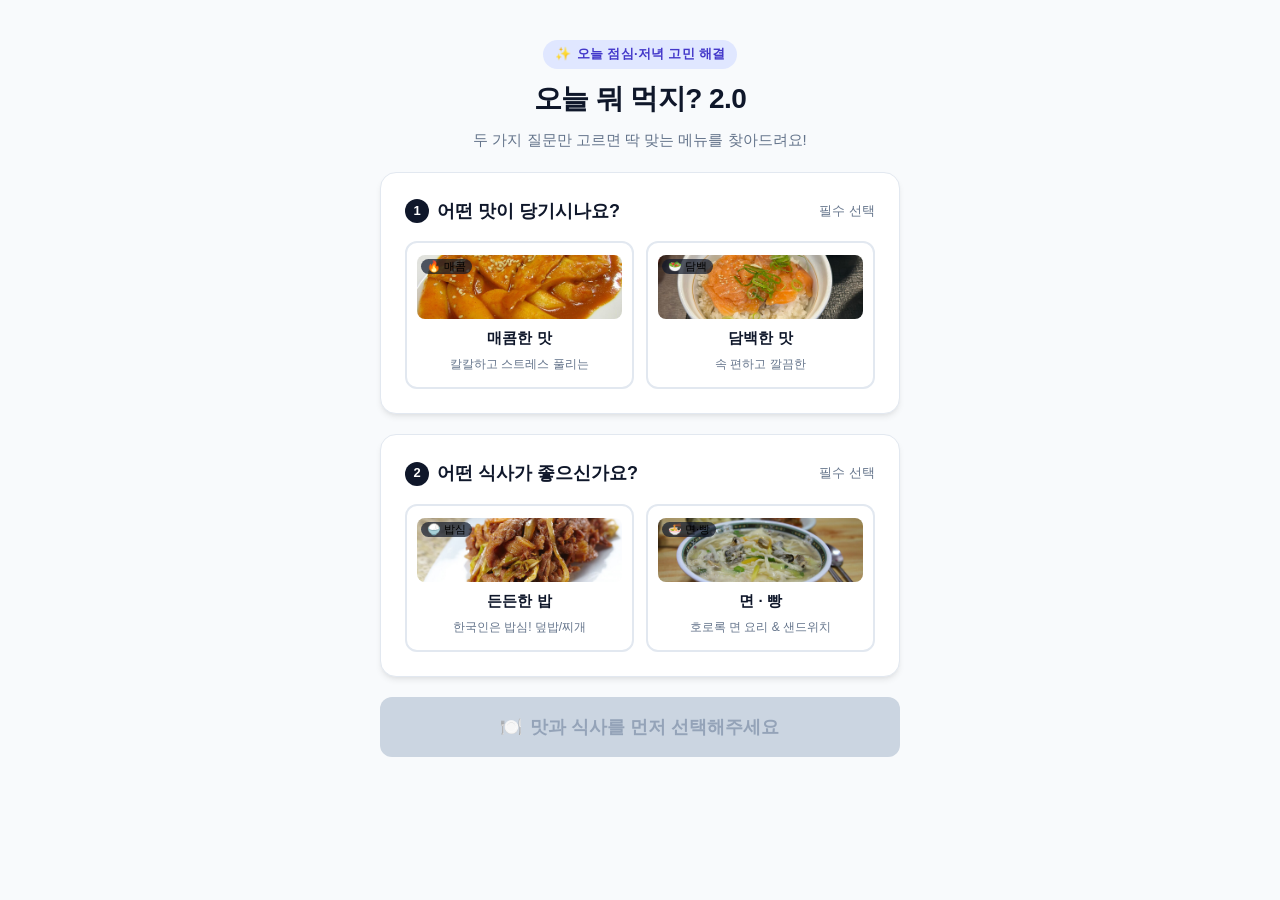
<file: 오늘-뭐-먹지_-2.0image/index.html>
<!doctype html>
<html lang="ko">
  <head>
    <meta charset="UTF-8" />
    <meta name="viewport" content="width=device-width, initial-scale=1.0" />
    <title>오늘 뭐 먹지? 2.0</title>
    <meta name="description" content="스마트폰과 PC에서 매콤/담백과 밥/면·빵을 선택하여 맛있는 메뉴와 한 줄 추천 이유를 알려주는 맞춤형 메뉴 추천 웹앱" />
    <meta property="og:title" content="오늘 뭐 먹지? 2.0" />
    <meta property="og:description" content="스마트폰과 PC에서 매콤/담백과 밥/면·빵을 선택하여 맛있는 메뉴와 한 줄 추천 이유를 알려주는 맞춤형 메뉴 추천 웹앱" />
    <meta property="og:type" content="website" />
    <meta name="twitter:card" content="summary_large_image" />
    <style>
      :root {
        --bg-color: #f8fafc;
        --card-bg: #ffffff;
        --text-primary: #0f172a;
        --text-secondary: #475569;
        --text-muted: #64748b;
        --border-color: #e2e8f0;
        --primary-color: #2563eb;
        --primary-hover: #1d4ed8;
        --accent-spicy: #ea580c;
        --accent-spicy-bg: #fff7ed;
        --accent-spicy-border: #fdba74;
        --accent-mild: #0d9488;
        --accent-mild-bg: #f0fdfa;
        --accent-mild-border: #5eead4;
        --accent-rice: #d97706;
        --accent-noodle: #7c3aed;
        --radius-lg: 16px;
        --radius-md: 12px;
        --radius-sm: 8px;
        --shadow-sm: 0 1px 3px rgba(0, 0, 0, 0.05);
        --shadow-md: 0 4px 6px -1px rgba(0, 0, 0, 0.08), 0 2px 4px -2px rgba(0, 0, 0, 0.05);
        --shadow-lg: 0 10px 15px -3px rgba(0, 0, 0, 0.08), 0 4px 6px -4px rgba(0, 0, 0, 0.04);
      }

      * {
        box-sizing: border-box;
        margin: 0;
        padding: 0;
        -webkit-tap-highlight-color: transparent;
      }

      body {
        font-family: -apple-system, BlinkMacSystemFont, "Apple SD Gothic Neo", "Pretendard", "Segoe UI", Roboto, "Helvetica Neue", sans-serif;
        background-color: var(--bg-color);
        color: var(--text-primary);
        line-height: 1.6;
        padding: 16px;
        display: flex;
        justify-content: center;
        align-items: flex-start;
        min-height: 100vh;
      }

      .app-container {
        width: 100%;
        max-width: 520px;
        margin: 0 auto;
        padding-bottom: 40px;
      }

      /* Header */
      .app-header {
        text-align: center;
        padding: 24px 16px 20px;
      }

      .app-badge {
        display: inline-flex;
        align-items: center;
        gap: 6px;
        background-color: #e0e7ff;
        color: #4338ca;
        padding: 4px 12px;
        border-radius: 9999px;
        font-size: 13px;
        font-weight: 700;
        letter-spacing: 0.02em;
        margin-bottom: 8px;
      }

      .app-title {
        font-size: 28px;
        font-weight: 800;
        letter-spacing: -0.02em;
        color: var(--text-primary);
        margin-bottom: 6px;
      }

      .app-subtitle {
        font-size: 15px;
        color: var(--text-muted);
        word-break: keep-all;
      }

      /* White Card Styling */
      .white-card {
        background-color: var(--card-bg);
        border: 1px solid var(--border-color);
        border-radius: var(--radius-lg);
        padding: 24px;
        box-shadow: var(--shadow-md);
        margin-bottom: 20px;
        transition: all 0.2s ease;
      }

      .step-header {
        display: flex;
        align-items: center;
        gap: 8px;
        margin-bottom: 16px;
      }

      .step-number {
        width: 24px;
        height: 24px;
        background-color: var(--text-primary);
        color: #ffffff;
        font-size: 13px;
        font-weight: 700;
        border-radius: 50%;
        display: inline-flex;
        align-items: center;
        justify-content: center;
      }

      .step-title {
        font-size: 18px;
        font-weight: 700;
        color: var(--text-primary);
      }

      .step-description {
        font-size: 13px;
        color: var(--text-muted);
        margin-left: auto;
      }

      /* Options Grid & Large Buttons */
      .options-grid {
        display: grid;
        grid-template-columns: 1fr 1fr;
        gap: 12px;
      }

      .option-btn {
        background-color: #ffffff;
        border: 2px solid var(--border-color);
        border-radius: var(--radius-md);
        padding: 12px 10px 14px;
        min-height: 120px;
        cursor: pointer;
        display: flex;
        flex-direction: column;
        align-items: center;
        justify-content: center;
        gap: 8px;
        transition: all 0.18s cubic-bezier(0.4, 0, 0.2, 1);
        font-family: inherit;
        outline: none;
        user-select: none;
        width: 100%;
        position: relative;
        overflow: hidden;
      }

      .option-btn:hover {
        border-color: #cbd5e1;
        transform: translateY(-2px);
        box-shadow: var(--shadow-sm);
      }

      .option-btn:active {
        transform: translateY(0);
      }

      .option-thumb-wrap {
        width: 100%;
        height: 64px;
        border-radius: 8px;
        overflow: hidden;
        position: relative;
        background-color: #f1f5f9;
        margin-bottom: 2px;
      }

      .option-thumb-img {
        width: 100%;
        height: 100%;
        object-fit: cover;
        display: block;
        transition: transform 0.3s ease;
      }

      .option-btn:hover .option-thumb-img {
        transform: scale(1.05);
      }

      .option-thumb-badge {
        position: absolute;
        top: 4px;
        left: 4px;
        background-color: rgba(15, 23, 42, 0.7);
        border-radius: 9999px;
        padding: 2px 6px;
        font-size: 11px;
        line-height: 1;
      }

      .option-label {
        font-size: 15px;
        font-weight: 700;
        color: var(--text-primary);
        white-space: nowrap;
      }

      .option-desc {
        font-size: 12px;
        color: var(--text-muted);
        white-space: nowrap;
      }

      /* Selected State for Options */
      .option-btn.selected-spicy {
        border-color: var(--accent-spicy);
        background-color: var(--accent-spicy-bg);
        box-shadow: 0 0 0 2px var(--accent-spicy);
      }
      .option-btn.selected-spicy .option-label {
        color: var(--accent-spicy);
      }

      .option-btn.selected-mild {
        border-color: var(--accent-mild);
        background-color: var(--accent-mild-bg);
        box-shadow: 0 0 0 2px var(--accent-mild);
      }
      .option-btn.selected-mild .option-label {
        color: var(--accent-mild);
      }

      .option-btn.selected-rice {
        border-color: var(--accent-rice);
        background-color: #fffbeb;
        box-shadow: 0 0 0 2px var(--accent-rice);
      }
      .option-btn.selected-rice .option-label {
        color: var(--accent-rice);
      }

      .option-btn.selected-noodle {
        border-color: var(--accent-noodle);
        background-color: #f5f3ff;
        box-shadow: 0 0 0 2px var(--accent-noodle);
      }
      .option-btn.selected-noodle .option-label {
        color: var(--accent-noodle);
      }

      /* Primary Action Button */
      .btn-submit {
        width: 100%;
        background-color: var(--primary-color);
        color: #ffffff;
        border: none;
        border-radius: var(--radius-md);
        padding: 18px 24px;
        font-size: 18px;
        font-weight: 700;
        cursor: pointer;
        display: flex;
        align-items: center;
        justify-content: center;
        gap: 8px;
        box-shadow: var(--shadow-md);
        transition: all 0.2s ease;
        min-height: 58px;
        font-family: inherit;
      }

      .btn-submit:hover:not(:disabled) {
        background-color: var(--primary-hover);
        transform: translateY(-2px);
        box-shadow: var(--shadow-lg);
      }

      .btn-submit:active:not(:disabled) {
        transform: translateY(0);
      }

      .btn-submit:disabled {
        background-color: #cbd5e1;
        color: #94a3b8;
        cursor: not-allowed;
        box-shadow: none;
        transform: none;
      }

      /* Result Card Section */
      .result-wrapper {
        display: none;
        animation: fadeInSlideUp 0.35s ease-out forwards;
      }

      .result-wrapper.active {
        display: block;
      }

      @keyframes fadeInSlideUp {
        from {
          opacity: 0;
          transform: translateY(12px);
        }
        to {
          opacity: 1;
          transform: translateY(0);
        }
      }

      .result-card {
        text-align: center;
        border: 2px solid #e2e8f0;
        background: #ffffff;
        position: relative;
        overflow: hidden;
      }

      .result-header-tags {
        display: flex;
        justify-content: center;
        gap: 8px;
        margin-bottom: 16px;
        flex-wrap: wrap;
      }

      .tag-pill {
        display: inline-flex;
        align-items: center;
        gap: 4px;
        padding: 5px 12px;
        border-radius: 9999px;
        font-size: 12px;
        font-weight: 700;
        white-space: nowrap;
      }

      .tag-flavor {
        background-color: #fee2e2;
        color: #b91c1c;
      }

      .tag-flavor.mild {
        background-color: #ccfbf1;
        color: #0f766e;
      }

      .tag-staple {
        background-color: #fef3c7;
        color: #b45309;
      }

      .tag-staple.noodle {
        background-color: #ede9fe;
        color: #6d28d9;
      }

      /* Result Food Image */
      .result-image-container {
        position: relative;
        width: 100%;
        height: 240px;
        border-radius: var(--radius-md);
        overflow: hidden;
        margin-bottom: 16px;
        background-color: #f1f5f9;
        border: 1px solid var(--border-color);
        box-shadow: var(--shadow-sm);
      }

      @media (min-width: 480px) {
        .result-image-container {
          height: 270px;
        }
      }

      .result-image {
        width: 100%;
        height: 100%;
        object-fit: cover;
        display: block;
        transition: transform 0.4s ease;
      }

      .result-card:hover .result-image {
        transform: scale(1.02);
      }

      .result-image-overlay {
        position: absolute;
        bottom: 10px;
        right: 10px;
        left: 10px;
        display: flex;
        justify-content: space-between;
        align-items: center;
        pointer-events: none;
      }

      .result-image-badge {
        background-color: rgba(15, 23, 42, 0.8);
        backdrop-filter: blur(4px);
        -webkit-backdrop-filter: blur(4px);
        color: #ffffff;
        font-size: 12px;
        font-weight: 700;
        padding: 4px 10px;
        border-radius: 9999px;
        letter-spacing: 0.02em;
        display: inline-flex;
        align-items: center;
        gap: 4px;
        box-shadow: 0 2px 4px rgba(0, 0, 0, 0.25);
      }

      .result-badge-emoji {
        font-size: 26px;
        line-height: 1;
        filter: drop-shadow(0 2px 4px rgba(0,0,0,0.4));
      }

      .result-title {
        font-size: 26px;
        font-weight: 800;
        color: var(--text-primary);
        margin-bottom: 12px;
        letter-spacing: -0.01em;
      }

      .result-reason-box {
        background-color: #f8fafc;
        border-radius: var(--radius-md);
        padding: 16px;
        margin-bottom: 20px;
        border: 1px solid #e2e8f0;
        text-align: left;
      }

      .result-reason-label {
        font-size: 12px;
        font-weight: 700;
        color: var(--primary-color);
        display: block;
        margin-bottom: 4px;
      }

      .result-reason-text {
        font-size: 15px;
        color: #334155;
        font-weight: 500;
        line-height: 1.6;
        word-break: keep-all;
      }

      .result-tip {
        font-size: 13px;
        color: var(--text-muted);
        margin-top: 8px;
        display: flex;
        align-items: center;
        gap: 6px;
      }

      /* Result Action Buttons */
      .result-actions {
        display: grid;
        grid-template-columns: 1fr 1fr;
        gap: 10px;
        margin-top: 18px;
      }

      .btn-secondary {
        background-color: #f1f5f9;
        color: var(--text-primary);
        border: 1px solid #cbd5e1;
        border-radius: var(--radius-md);
        padding: 14px 16px;
        font-size: 15px;
        font-weight: 700;
        cursor: pointer;
        display: flex;
        align-items: center;
        justify-content: center;
        gap: 6px;
        min-height: 50px;
        font-family: inherit;
        transition: all 0.15s ease;
      }

      .btn-secondary:hover {
        background-color: #e2e8f0;
      }

      .btn-primary-action {
        background-color: #0f172a;
        color: #ffffff;
        border: none;
        border-radius: var(--radius-md);
        padding: 14px 16px;
        font-size: 15px;
        font-weight: 700;
        cursor: pointer;
        display: flex;
        align-items: center;
        justify-content: center;
        gap: 6px;
        min-height: 50px;
        font-family: inherit;
        transition: all 0.15s ease;
      }

      .btn-primary-action:hover {
        background-color: #334155;
      }

      .btn-share {
        grid-column: span 2;
        background-color: #ffffff;
        color: var(--text-secondary);
        border: 1px dashed #cbd5e1;
        border-radius: var(--radius-md);
        padding: 10px 14px;
        font-size: 14px;
        font-weight: 600;
        cursor: pointer;
        display: flex;
        align-items: center;
        justify-content: center;
        gap: 6px;
        font-family: inherit;
        transition: all 0.15s ease;
      }

      .btn-share:hover {
        background-color: #f8fafc;
        border-color: #94a3b8;
        color: var(--text-primary);
      }

      /* Toast notification */
      .toast {
        position: fixed;
        bottom: 24px;
        left: 50%;
        transform: translateX(-50%) translateY(100px);
        background-color: #0f172a;
        color: #ffffff;
        padding: 12px 20px;
        border-radius: 9999px;
        font-size: 14px;
        font-weight: 600;
        box-shadow: var(--shadow-lg);
        opacity: 0;
        pointer-events: none;
        transition: all 0.25s cubic-bezier(0.4, 0, 0.2, 1);
        z-index: 100;
        white-space: nowrap;
      }

      .toast.show {
        transform: translateX(-50%) translateY(0);
        opacity: 1;
      }

      /* History List */
      .history-section {
        margin-top: 24px;
        padding-top: 20px;
        border-top: 1px dashed var(--border-color);
      }

      .history-title {
        font-size: 13px;
        font-weight: 700;
        color: var(--text-muted);
        margin-bottom: 10px;
        display: flex;
        align-items: center;
        gap: 6px;
      }

      .history-list {
        display: flex;
        flex-wrap: wrap;
        gap: 6px;
      }

      .history-chip {
        background: #f1f5f9;
        border: 1px solid #e2e8f0;
        border-radius: 9999px;
        padding: 4px 10px;
        font-size: 12px;
        color: var(--text-secondary);
        font-weight: 500;
      }

      /* Shuffling visual effect */
      .shuffling {
        opacity: 0.6;
        transform: scale(0.98);
        filter: blur(1px);
        transition: all 0.15s ease;
      }
    </style>
  </head>
  <body>
    <div id="app" class="app-container">
      <!-- Header -->
      <header class="app-header">
        <div class="app-badge" id="badge-version">
          <span>✨</span> 오늘 점심·저녁 고민 해결
        </div>
        <h1 class="app-title" id="main-title">오늘 뭐 먹지? 2.0</h1>
        <p class="app-subtitle" id="main-subtitle">
          두 가지 질문만 고르면 딱 맞는 메뉴를 찾아드려요!
        </p>
      </header>

      <!-- Step 1: Flavor Selection (매콤 vs 담백) -->
      <section class="white-card" id="step-flavor-card">
        <div class="step-header">
          <span class="step-number">1</span>
          <h2 class="step-title">어떤 맛이 당기시나요?</h2>
          <span class="step-description" id="step1-status">필수 선택</span>
        </div>
        <div class="options-grid" role="group" aria-label="맛 선택">
          <button
            type="button"
            class="option-btn"
            id="btn-flavor-spicy"
            onclick="handleFlavorSelect('spicy')"
            aria-pressed="false"
          >
            <div class="option-thumb-wrap">
              <img
                src="images/opt-spicy.jpg"
                onerror="this.onerror=null; this.src='https://thumb.wikimedia.org/wikipedia/commons/thumb/5/56/Korean.snacks-Tteokbokki-08.jpg/960px-Korean.snacks-Tteokbokki-08.jpg';"
                alt="매콤한 요리"
                class="option-thumb-img"
                referrerpolicy="no-referrer"
              />
              <span class="option-thumb-badge">🔥 매콤</span>
            </div>
            <span class="option-label">매콤한 맛</span>
            <span class="option-desc">칼칼하고 스트레스 풀리는</span>
          </button>
          <button
            type="button"
            class="option-btn"
            id="btn-flavor-mild"
            onclick="handleFlavorSelect('mild')"
            aria-pressed="false"
          >
            <div class="option-thumb-wrap">
              <img
                src="images/opt-mild.jpg"
                onerror="this.onerror=null; this.src='https://thumb.wikimedia.org/wikipedia/commons/thumb/a/a8/Salmon_don_of_Nakau.jpg/960px-Salmon_don_of_Nakau.jpg';"
                alt="담백한 요리"
                class="option-thumb-img"
                referrerpolicy="no-referrer"
              />
              <span class="option-thumb-badge">🥗 담백</span>
            </div>
            <span class="option-label">담백한 맛</span>
            <span class="option-desc">속 편하고 깔끔한</span>
          </button>
        </div>
      </section>

      <!-- Step 2: Staple Selection (밥 vs 면·빵) -->
      <section class="white-card" id="step-staple-card">
        <div class="step-header">
          <span class="step-number">2</span>
          <h2 class="step-title">어떤 식사가 좋으신가요?</h2>
          <span class="step-description" id="step2-status">필수 선택</span>
        </div>
        <div class="options-grid" role="group" aria-label="주식 선택">
          <button
            type="button"
            class="option-btn"
            id="btn-staple-rice"
            onclick="handleStapleSelect('rice')"
            aria-pressed="false"
          >
            <div class="option-thumb-wrap">
              <img
                src="images/opt-rice.jpg"
                onerror="this.onerror=null; this.src='https://thumb.wikimedia.org/wikipedia/commons/thumb/e/e5/Jeyuk-bokkeum_2.jpg/960px-Jeyuk-bokkeum_2.jpg';"
                alt="든든한 밥"
                class="option-thumb-img"
                referrerpolicy="no-referrer"
              />
              <span class="option-thumb-badge">🍚 밥심</span>
            </div>
            <span class="option-label">든든한 밥</span>
            <span class="option-desc">한국인은 밥심! 덮밥/찌개</span>
          </button>
          <button
            type="button"
            class="option-btn"
            id="btn-staple-noodle"
            onclick="handleStapleSelect('noodle')"
            aria-pressed="false"
          >
            <div class="option-thumb-wrap">
              <img
                src="images/opt-noodle.jpg"
                onerror="this.onerror=null; this.src='https://thumb.wikimedia.org/wikipedia/commons/thumb/9/96/Bajirak-kalguksu.jpg/960px-Bajirak-kalguksu.jpg';"
                alt="면 요리와 빵"
                class="option-thumb-img"
                referrerpolicy="no-referrer"
              />
              <span class="option-thumb-badge">🍜 면·빵</span>
            </div>
            <span class="option-label">면 · 빵</span>
            <span class="option-desc">호로록 면 요리 & 샌드위치</span>
          </button>
        </div>
      </section>

      <!-- Action Button -->
      <div style="margin-bottom: 24px;">
        <button
          type="button"
          class="btn-submit"
          id="btn-recommend"
          onclick="getRecommendation()"
          disabled
        >
          <span id="btn-recommend-icon">🍽️</span>
          <span id="btn-recommend-text">맛과 식사를 먼저 선택해주세요</span>
        </button>
      </div>

      <!-- Recommendation Result Card -->
      <section class="result-wrapper" id="result-wrapper">
        <div class="white-card result-card" id="result-card">
          <!-- Category Tags -->
          <div class="result-header-tags" id="result-tags">
            <span class="tag-pill tag-flavor" id="tag-flavor-display">🌶️ 매콤</span>
            <span class="tag-pill tag-staple" id="tag-staple-display">🍚 밥</span>
            <span class="tag-pill" style="background-color: #f1f5f9; color: #475569;" id="tag-category-display">오늘의 추천</span>
          </div>

          <!-- Real Mouthwatering Food Photo -->
          <div class="result-image-container" id="result-image-container">
            <img
              id="result-image"
              class="result-image"
              src="images/jeyuk.jpg"
              onerror="this.onerror=null; this.src='https://thumb.wikimedia.org/wikipedia/commons/thumb/e/e5/Jeyuk-bokkeum_2.jpg/960px-Jeyuk-bokkeum_2.jpg';"
              alt="추천 메뉴 사진"
              referrerpolicy="no-referrer"
            />
            <div class="result-image-overlay">
              <span class="result-image-badge">📸 실제 메뉴 사진</span>
              <span id="result-emoji" class="result-badge-emoji">🥘</span>
            </div>
          </div>

          <h3 class="result-title" id="result-name">제육볶음 덮밥</h3>

          <!-- One Line Reason Box -->
          <div class="result-reason-box" id="result-reason-box">
            <span class="result-reason-label">💡 추천 이유</span>
            <p class="result-reason-text" id="result-reason">
              매콤달콤한 양념에 불향 가득한 돼지고기와 따끈한 밥 한 그릇의 완벽한 조화!
            </p>
            <div class="result-tip" id="result-tip">
              <span>✨</span>
              <span id="result-tip-text">스트레스 확 풀리는 든든한 점심으로 강력 추천해요.</span>
            </div>
          </div>

          <!-- Buttons -->
          <div class="result-actions">
            <button
              type="button"
              class="btn-primary-action"
              id="btn-reroll"
              onclick="reRollRecommendation()"
            >
              <span>🎲</span> 다른 메뉴 보기
            </button>
            <button
              type="button"
              class="btn-secondary"
              id="btn-reset"
              onclick="resetAll()"
            >
              <span>🔄</span> 다시 고르기
            </button>
            <button
              type="button"
              class="btn-share"
              id="btn-share"
              onclick="copyRecommendation()"
            >
              <span>📋</span> 친구에게 "오늘 이거 먹자!" 공유 문구 복사
            </button>
          </div>

          <!-- Recent History -->
          <div class="history-section" id="history-section" style="display: none;">
            <div class="history-title">
              <span>🕒</span> 오늘 둘러본 메뉴
            </div>
            <div class="history-list" id="history-list"></div>
          </div>
        </div>
      </section>
    </div>

    <!-- Toast message -->
    <div class="toast" id="toast" role="status" aria-live="polite">
      클립보드에 복사되었습니다!
    </div>

    <!-- Application JavaScript -->
    <script>
      // 1. 메뉴 데이터베이스 (맛 x 주식 4가지 조합별 엄선 메뉴와 실제 음식 사진)
      // 로컬 상대경로(images/...)를 기본으로 사용하고, ZIP 다운로드 후 단독 실행 시에도 CDN 폴백 지원
      const MENU_DATABASE = {
        'spicy-rice': [
          {
            name: '제육볶음 덮밥',
            emoji: '🥩',
            image: 'images/jeyuk.jpg',
            fallbackImage: 'https://thumb.wikimedia.org/wikipedia/commons/thumb/e/e5/Jeyuk-bokkeum_2.jpg/960px-Jeyuk-bokkeum_2.jpg',
            reason: '불향 가득 매콤달콤한 양념과 부드러운 돼지고기가 밥과 어우러져 실패 없는 보증된 든든함!',
            tip: '아삭한 콩나물이나 쌈채소와 곁들이면 영양과 식감이 배가 돼요.'
          },
          {
            name: '김치찌개 & 흑미밥',
            emoji: '🍲',
            image: 'images/kimchi-stew.jpg',
            fallbackImage: 'https://upload.wikimedia.org/wikipedia/commons/d/d6/Korean.cuisine-Kimchi_jjigae-01.jpg',
            reason: '잘 익은 묵은지와 돼지고기가 푹 끓여져 칼칼하고 깊은 국물로 속을 꽉 채워주는 소울푸드!',
            tip: '계란말이나 김 한 장을 곁들이면 최고의 궁합이에요.'
          },
          {
            name: '매콤 낙지볶음밥',
            emoji: '🐙',
            image: 'images/spicy-octopus.jpg',
            fallbackImage: 'https://thumb.wikimedia.org/wikipedia/commons/thumb/2/2a/Nakji-bokkeum%2C_Stir-Fried_Octopus.jpg/960px-Nakji-bokkeum%2C_Stir-Fried_Octopus.jpg',
            reason: '쫄깃한 낙지와 매콤한 특제 양념에 김가루를 솔솔 뿌려 쓱쓱 비벼 먹는 입맛 돋우는 별미!',
            tip: '날치알이나 참기름을 살짝 두르면 고소함이 폭발해요.'
          },
          {
            name: '마파두부 덮밥',
            emoji: '🍛',
            image: 'images/mapo-tofu.jpg',
            fallbackImage: 'https://thumb.wikimedia.org/wikipedia/commons/thumb/9/99/Mapo_doufu_by_kina3.jpg/960px-Mapo_doufu_by_kina3.jpg',
            reason: '부드럽고 몽글몽글한 두부와 알싸하고 매콤한 두반장 소스가 밥알 사이사이 스며드는 중독적인 맛!',
            tip: '자극적이지 않으면서도 은근한 화자오 향이 일품이에요.'
          },
          {
            name: '얼큰 소고기 국밥',
            emoji: '🥘',
            image: 'images/beef-soup.jpg',
            fallbackImage: 'https://thumb.wikimedia.org/wikipedia/commons/thumb/7/7e/Korean.cuisine-Yukgaejang-02.jpg/960px-Korean.cuisine-Yukgaejang-02.jpg',
            reason: '진하게 우려낸 소고기 육수에 칼칼한 고추기름과 우거지가 푸짐하게 들어간 속 풀리는 한 뚝배기!',
            tip: '깍두기 국물을 살짝 넣어 말아먹으면 국물이 더욱 시원해져요.'
          },
          {
            name: '닭볶음탕 & 볶음밥',
            emoji: '🍗',
            image: 'images/spicy-chicken.jpg',
            fallbackImage: 'https://thumb.wikimedia.org/wikipedia/commons/thumb/1/1b/Korean.food-Dakbokemtang-01.jpg/960px-Korean.food-Dakbokemtang-01.jpg',
            reason: '매콤달콤 진한 닭볶음탕 국물에 밥과 감자를 으깨 비벼 먹는 행복한 점심 식사!',
            tip: '남은 국물에 참기름과 김가루를 볶아 먹는 것은 필수 코스!'
          }
        ],
        'spicy-noodle': [
          {
            name: '얼큰 해물 짬뽕',
            emoji: '🍜',
            image: 'images/jjambbong.jpg',
            fallbackImage: 'https://thumb.wikimedia.org/wikipedia/commons/thumb/c/cf/Jjamppong_4.jpg/960px-Jjamppong_4.jpg',
            reason: '센 불에 볶아낸 불맛 채소와 신선한 오징어·홍합이 어우러져 칼칼하고 시원한 국물의 진수!',
            tip: '단무지 한 점과 함께 국물까지 들이키면 묵은 스트레스가 싹 풀려요.'
          },
          {
            name: '신라면 투움바 파스타',
            emoji: '🍝',
            image: 'images/toowoomba.jpg',
            fallbackImage: 'https://thumb.wikimedia.org/wikipedia/commons/thumb/a/af/Liat_Portal_for_Foodie_Disorder_-_Creamy_Tomato_Seafood_Pasta.jpg/960px-Liat_Portal_for_Foodie_Disorder_-_Creamy_Tomato_Seafood_Pasta.jpg',
            reason: '칼칼한 매운맛 스프와 고소하고 부드러운 우유·치즈 크림이 만나 꾸덕하고 중독적인 신세계!',
            tip: '통통한 새우나 베이컨을 듬뿍 넣으면 레스토랑 못지않은 풍미예요.'
          },
          {
            name: '새콤매콤 비빔국수',
            emoji: '🥢',
            image: 'images/bibim-noodle.jpg',
            fallbackImage: 'https://upload.wikimedia.org/wikipedia/commons/7/7d/Korean_noodle-Bibim_guksu-02.jpg',
            reason: '매콤달콤한 비빔 양념장에 탱글쫄깃한 소면과 아삭한 오이가 더해져 나른한 입맛을 확 깨우는 맛!',
            tip: '삶은 달걀 반 쪽으로 매운맛을 달래며 즐겨보세요.'
          },
          {
            name: '스파이시 핫치킨 버거',
            emoji: '🍔',
            image: 'images/spicy-burger.jpg',
            fallbackImage: 'https://thumb.wikimedia.org/wikipedia/commons/thumb/c/c8/Fried_chicken_burger_.jpg/960px-Fried_chicken_burger_.jpg',
            reason: '바삭하고 육즙 가득한 매콤 닭다리살 패티에 매콤마요 소스와 양상추가 어우러진 든든한 빵 메뉴!',
            tip: '바삭한 감자튀김과 탄산음료와 곁들이면 완벽한 조합!'
          },
          {
            name: '얼얼한 마라탕면',
            emoji: '🍲',
            image: 'images/malatang.jpg',
            fallbackImage: 'https://thumb.wikimedia.org/wikipedia/commons/thumb/8/8f/Malatang_from_Hope_Tree_%2820220226172344%29.jpg/960px-Malatang_from_Hope_Tree_%2820220226172344%29.jpg',
            reason: '얼얼한 마라 소스에 옥수수면과 푸주, 청경채가 듬뿍 들어가 지루할 틈 없는 강렬한 한 그릇!',
            tip: '땅콩소스(즈마장)를 곁들여 고소함을 한층 끌어올려 보세요.'
          },
          {
            name: '국물 떡볶이 & 튀김·빵',
            emoji: '🥖',
            image: 'images/tteokbokki.jpg',
            fallbackImage: 'https://thumb.wikimedia.org/wikipedia/commons/thumb/5/56/Korean.snacks-Tteokbokki-08.jpg/960px-Korean.snacks-Tteokbokki-08.jpg',
            reason: '매콤달콤 걸쭉한 떡볶이 국물에 바게트나 바삭한 튀김을 푹 찍어 먹는 멈출 수 없는 유혹!',
            tip: '모차렐라 치즈를 듬뿍 얹으면 매운맛이 부드러워져요.'
          }
        ],
        'mild-rice': [
          {
            name: '소고기 미역국 정식',
            emoji: '🍲',
            image: 'images/miyeokguk.jpg',
            fallbackImage: 'https://upload.wikimedia.org/wikipedia/commons/0/09/Korea.food-Miyeok.guk-01.jpg',
            reason: '참기름에 달달 볶은 소고기와 푹 끓인 미역이 맑고 깊은 감칠맛을 내어 속을 편안하게 감싸주는 한 끼!',
            tip: '따뜻한 밥을 국에 말아 김치나 장아찌를 얹어 먹으면 보약이 따로 없어요.'
          },
          {
            name: '연어 아보카도 덮밥',
            emoji: '🥑',
            image: 'images/salmon-bowl.jpg',
            fallbackImage: 'https://thumb.wikimedia.org/wikipedia/commons/thumb/a/a8/Salmon_don_of_Nakau.jpg/960px-Salmon_don_of_Nakau.jpg',
            reason: '신선하고 고소한 생연어와 부드러운 아보카도가 와사비 간장과 만나 깔끔하고 고급스러운 담백함!',
            tip: '무순과 생와사비를 조금씩 얹어 비비지 않고 떠먹는 것이 꿀팁이에요.'
          },
          {
            name: '영양 소고기 야채죽',
            emoji: '🥣',
            image: 'images/beef-porridge.jpg',
            fallbackImage: 'https://thumb.wikimedia.org/wikipedia/commons/thumb/4/45/Korean_cuisine-Juk-01.jpg/960px-Korean_cuisine-Juk-01.jpg',
            reason: '정성껏 다진 채소와 고소한 소고기가 부드러운 쌀알과 어우러져 지친 위장을 달래주는 편안한 밥상!',
            tip: '깨소금과 참기름을 톡 떨어뜨려 고소한 풍미를 즐겨보세요.'
          },
          {
            name: '맑은 나주 곰탕',
            emoji: '🥩',
            image: 'images/naju-gomtang.jpg',
            fallbackImage: 'https://thumb.wikimedia.org/wikipedia/commons/thumb/a/a5/Gomtang.jpg/960px-Gomtang.jpg',
            reason: '기름기를 걷어내고 맑고 담백하게 우려낸 고기 육수에 푸짐한 양지살과 당면이 든든한 명품 한 그릇!',
            tip: '송송 썬 대파를 듬뿍 넣고 깍두기를 곁들이면 깔끔함의 극치예요.'
          },
          {
            name: '달콤 짭조름한 규동',
            emoji: '🍱',
            image: 'images/gyudon.jpg',
            fallbackImage: 'https://thumb.wikimedia.org/wikipedia/commons/thumb/f/f6/Gyudon_with_Shichimi.jpg/960px-Gyudon_with_Shichimi.jpg',
            reason: '부드러운 얇은 소고기와 달큼하게 졸여진 양파가 밥 위에 얹혀져 온 가족이 좋아하는 담백한 맛!',
            tip: '온천계란(수란)을 톡 터뜨려 노른자에 쓱 비벼 드셔보세요.'
          },
          {
            name: '버터 간장계란밥 & 배추된장국',
            emoji: '🍳',
            image: 'images/egg-rice.jpg',
            fallbackImage: 'https://thumb.wikimedia.org/wikipedia/commons/thumb/7/76/Tamago_kake_gohan_by_rhosoi_in_Kyoto_Station_building.jpg/960px-Tamago_kake_gohan_by_rhosoi_in_Kyoto_Station_building.jpg',
            reason: '고소한 버터 한 조각과 반숙 계란후라이, 짭조름한 간장에 맑은 된장국이 어우러진 가장 확실한 행복!',
            tip: '추억의 맛이자 입맛 없을 때 언제든 기분 좋게 비워낼 수 있어요.'
          }
        ],
        'mild-noodle': [
          {
            name: '바질 토마토 샌드위치',
            emoji: '🥪',
            image: 'images/sandwich.jpg',
            fallbackImage: 'https://thumb.wikimedia.org/wikipedia/commons/thumb/e/e3/Caprese_Sandwich%2C_Jolly_Holiday_Bakery_Cafe_2013.jpg/960px-Caprese_Sandwich%2C_Jolly_Holiday_Bakery_Cafe_2013.jpg',
            reason: '겉바속촉 치아바타 빵에 향긋한 바질 페스토, 신선한 토마토와 생모차렐라가 어우러진 산뜻한 미식!',
            tip: '따뜻한 아메리카노나 가벼운 차와 곁들이면 브런치 카페 기분을 낼 수 있어요.'
          },
          {
            name: '베이컨 크림 까르보나라',
            emoji: '🍝',
            image: 'images/carbonara.jpg',
            fallbackImage: 'https://thumb.wikimedia.org/wikipedia/commons/thumb/2/2d/Spaghetti_alla_Carbonara_%28Madrid%29.JPG/960px-Spaghetti_alla_Carbonara_%28Madrid%29.JPG',
            reason: '고소한 생크림과 파마산 치즈, 바삭한 베이컨이 쫄깃한 파스타 면을 포근하게 감싸는 부드러운 풍미!',
            tip: '통후추를 즉석에서 살짝 갈아 넣으면 풍미가 한층 살아나요.'
          },
          {
            name: '시원한 바지락 칼국수',
            emoji: '🍜',
            image: 'images/kalguksu.jpg',
            fallbackImage: 'https://thumb.wikimedia.org/wikipedia/commons/thumb/9/96/Bajirak-kalguksu.jpg/960px-Bajirak-kalguksu.jpg',
            reason: '싱싱한 바지락 조개에서 우러난 맑고 시원한 국물에 쫄깃탱글한 손칼국수 면발의 순수하고 담백한 맛!',
            tip: '맑은 조개 국물을 먼저 한 모금 들이켠 후 면을 즐겨보세요.'
          },
          {
            name: '따뜻한 잔치국수',
            emoji: '🥢',
            image: 'images/janchi-guksu.jpg',
            fallbackImage: 'https://upload.wikimedia.org/wikipedia/commons/4/42/Janchi-guksu.jpg',
            reason: '시원한 멸치 다시마 육수에 호로록 넘어가는 소면과 고소한 계란 지단, 애호박이 얹어진 정겨운 한 그릇!',
            tip: '짜지 않은 양념장을 살짝만 둘러 육수 본연의 깔끔함을 느껴보세요.'
          },
          {
            name: '구수한 돈코츠 라멘',
            emoji: '🍥',
            image: 'images/tonkotsu-ramen.jpg',
            fallbackImage: 'https://thumb.wikimedia.org/wikipedia/commons/thumb/f/fd/Tonkotsu_Ramen_Special%2C_Hakata_Choten%2C_Paris_001.jpg/960px-Tonkotsu_Ramen_Special%2C_Hakata_Choten%2C_Paris_001.jpg',
            reason: '잡내 없이 진하고 구수하게 우려낸 사골 육수에 부드러운 차슈와 쫄깃한 생면이 일품인 힐링 라멘!',
            tip: '반숙 맛달걀(아지타마고)을 국물에 적셔 먹으면 더욱 맛있어요.'
          },
          {
            name: '촉촉한 에그마요 모닝롤',
            emoji: '🥐',
            image: 'images/egg-mayo.jpg',
            fallbackImage: 'https://upload.wikimedia.org/wikipedia/commons/f/ff/Egg_Sandwich.jpg',
            reason: '부드러운 빵 사이에 삶은 달걀과 고소한 마요네즈가 촉촉하게 가득 차서 언제 먹어도 편안한 꿀조합!',
            tip: '우유 한 잔이나 오렌지 주스와 함께하면 부담 없는 훌륭한 식사예요.'
          }
        ]
      };

      // 2. 애플리케이션 상태 관리
      const appState = {
        flavor: null, // 'spicy' | 'mild'
        staple: null, // 'rice' | 'noodle'
        currentMenu: null,
        history: []
      };

      // DOM 요소 캐싱
      const btnFlavorSpicy = document.getElementById('btn-flavor-spicy');
      const btnFlavorMild = document.getElementById('btn-flavor-mild');
      const btnStapleRice = document.getElementById('btn-staple-rice');
      const btnStapleNoodle = document.getElementById('btn-staple-noodle');
      const btnRecommend = document.getElementById('btn-recommend');
      const btnRecommendText = document.getElementById('btn-recommend-text');
      const btnRecommendIcon = document.getElementById('btn-recommend-icon');

      const step1Status = document.getElementById('step1-status');
      const step2Status = document.getElementById('step2-status');

      const resultWrapper = document.getElementById('result-wrapper');
      const resultCard = document.getElementById('result-card');
      const resultImage = document.getElementById('result-image');
      const resultEmoji = document.getElementById('result-emoji');
      const resultName = document.getElementById('result-name');
      const resultReason = document.getElementById('result-reason');
      const resultTipText = document.getElementById('result-tip-text');
      const tagFlavorDisplay = document.getElementById('tag-flavor-display');
      const tagStapleDisplay = document.getElementById('tag-staple-display');

      const historySection = document.getElementById('history-section');
      const historyList = document.getElementById('history-list');
      const toast = document.getElementById('toast');

      // 3. 기능: 맛 선택
      function handleFlavorSelect(type) {
        appState.flavor = type;

        // UI 갱신: 버튼 스타일
        if (type === 'spicy') {
          btnFlavorSpicy.classList.add('selected-spicy');
          btnFlavorSpicy.setAttribute('aria-pressed', 'true');
          btnFlavorMild.classList.remove('selected-mild');
          btnFlavorMild.setAttribute('aria-pressed', 'false');
          step1Status.textContent = '선택됨: 매콤한 맛 🔥';
          step1Status.style.color = 'var(--accent-spicy)';
        } else {
          btnFlavorMild.classList.add('selected-mild');
          btnFlavorMild.setAttribute('aria-pressed', 'true');
          btnFlavorSpicy.classList.remove('selected-spicy');
          btnFlavorSpicy.setAttribute('aria-pressed', 'false');
          step1Status.textContent = '선택됨: 담백한 맛 🌱';
          step1Status.style.color = 'var(--accent-mild)';
        }

        checkReadyToRecommend();
      }

      // 4. 기능: 주식 선택
      function handleStapleSelect(type) {
        appState.staple = type;

        // UI 갱신: 버튼 스타일
        if (type === 'rice') {
          btnStapleRice.classList.add('selected-rice');
          btnStapleRice.setAttribute('aria-pressed', 'true');
          btnStapleNoodle.classList.remove('selected-noodle');
          btnStapleNoodle.setAttribute('aria-pressed', 'false');
          step2Status.textContent = '선택됨: 든든한 밥 🍚';
          step2Status.style.color = 'var(--accent-rice)';
        } else {
          btnStapleNoodle.classList.add('selected-noodle');
          btnStapleNoodle.setAttribute('aria-pressed', 'true');
          btnStapleRice.classList.remove('selected-rice');
          btnStapleRice.setAttribute('aria-pressed', 'false');
          step2Status.textContent = '선택됨: 면 · 빵 🍜';
          step2Status.style.color = 'var(--accent-noodle)';
        }

        checkReadyToRecommend();
      }

      // 5. 추천 가능 상태 점검
      function checkReadyToRecommend() {
        if (appState.flavor && appState.staple) {
          btnRecommend.disabled = false;
          btnRecommend.style.cursor = 'pointer';
          const flavorLabel = appState.flavor === 'spicy' ? '매콤한' : '담백한';
          const stapleLabel = appState.staple === 'rice' ? '밥' : '면·빵';
          btnRecommendIcon.textContent = '✨';
          btnRecommendText.textContent = `${flavorLabel} ${stapleLabel} 메뉴 추천받기!`;
        } else if (appState.flavor) {
          btnRecommend.disabled = true;
          btnRecommendIcon.textContent = '👇';
          btnRecommendText.textContent = '2단계(밥 또는 면·빵)를 선택해주세요';
        } else if (appState.staple) {
          btnRecommend.disabled = true;
          btnRecommendIcon.textContent = '👆';
          btnRecommendText.textContent = '1단계(매콤 또는 담백)를 선택해주세요';
        } else {
          btnRecommend.disabled = true;
          btnRecommendIcon.textContent = '🍽️';
          btnRecommendText.textContent = '맛과 식사를 먼저 선택해주세요';
        }
      }

      // 6. 추천 알고리즘 및 결과 표시
      function getRecommendation() {
        if (!appState.flavor || !appState.staple) return;

        const key = `${appState.flavor}-${appState.staple}`;
        const candidateList = MENU_DATABASE[key];
        if (!candidateList || candidateList.length === 0) return;

        // 버튼 클릭 피드백 효과
        btnRecommend.disabled = true;
        btnRecommend.innerHTML = '<span>🎲</span> <span>맛있는 메뉴 찾는 중...</span>';

        // 짧은 애니메이션 연출 후 결과 표시 (자연스러운 체감)
        setTimeout(() => {
          let chosenMenu;
          // 직전 추천과 연속 중복 방지
          if (candidateList.length > 1 && appState.currentMenu) {
            const filtered = candidateList.filter(item => item.name !== appState.currentMenu.name);
            const randomIndex = Math.floor(Math.random() * filtered.length);
            chosenMenu = filtered[randomIndex];
          } else {
            const randomIndex = Math.floor(Math.random() * candidateList.length);
            chosenMenu = candidateList[randomIndex];
          }

          appState.currentMenu = chosenMenu;

          // 히스토리 추가 (중복 방지)
          if (!appState.history.includes(chosenMenu.name)) {
            appState.history.unshift(chosenMenu.name);
            if (appState.history.length > 5) appState.history.pop();
            renderHistory();
          }

          displayResult(chosenMenu);

          // 버튼 원상 복구
          checkReadyToRecommend();

          // 결과 카드로 부드러운 스크롤 이동
          resultWrapper.classList.add('active');
          resultWrapper.scrollIntoView({ behavior: 'smooth', block: 'start' });
        }, 300);
      }

      // 7. 결과 렌더링
      function displayResult(menu) {
        if (menu.image && resultImage) {
          resultImage.onerror = function () {
            this.onerror = null;
            if (menu.fallbackImage) {
              this.src = menu.fallbackImage;
            }
          };
          resultImage.src = menu.image;
          resultImage.alt = `${menu.name} 실제 사진`;
        }
        resultEmoji.textContent = menu.emoji;
        resultName.textContent = menu.name;
        resultReason.textContent = menu.reason;
        resultTipText.textContent = menu.tip;

        // 태그 라벨 설정
        if (appState.flavor === 'spicy') {
          tagFlavorDisplay.textContent = '🌶️ 매콤한 맛';
          tagFlavorDisplay.className = 'tag-pill tag-flavor';
        } else {
          tagFlavorDisplay.textContent = '🌱 담백한 맛';
          tagFlavorDisplay.className = 'tag-pill tag-flavor mild';
        }

        if (appState.staple === 'rice') {
          tagStapleDisplay.textContent = '🍚 든든한 밥';
          tagStapleDisplay.className = 'tag-pill tag-staple';
        } else {
          tagStapleDisplay.textContent = '🍜 면 · 빵';
          tagStapleDisplay.className = 'tag-pill tag-staple noodle';
        }

        // 결과 카드 반짝임 효과
        resultCard.classList.remove('shuffling');
        void resultCard.offsetWidth; // 트리거
        resultCard.classList.add('shuffling');
        setTimeout(() => {
          resultCard.classList.remove('shuffling');
        }, 150);
      }

      // 8. 다른 메뉴 추천받기 (같은 조건으로 재추천)
      function reRollRecommendation() {
        if (!appState.flavor || !appState.staple) return;
        getRecommendation();
      }

      // 9. 전체 다시 고르기 (초기화)
      function resetAll() {
        appState.flavor = null;
        appState.staple = null;
        appState.currentMenu = null;

        // 선택 해제
        btnFlavorSpicy.classList.remove('selected-spicy');
        btnFlavorSpicy.setAttribute('aria-pressed', 'false');
        btnFlavorMild.classList.remove('selected-mild');
        btnFlavorMild.setAttribute('aria-pressed', 'false');

        btnStapleRice.classList.remove('selected-rice');
        btnStapleRice.setAttribute('aria-pressed', 'false');
        btnStapleNoodle.classList.remove('selected-noodle');
        btnStapleNoodle.setAttribute('aria-pressed', 'false');

        step1Status.textContent = '필수 선택';
        step1Status.style.color = 'var(--text-muted)';
        step2Status.textContent = '필수 선택';
        step2Status.style.color = 'var(--text-muted)';

        checkReadyToRecommend();

        // 결과 화면 접기
        resultWrapper.classList.remove('active');

        // 최상단으로 부드럽게 스크롤
        window.scrollTo({ top: 0, behavior: 'smooth' });
      }

      // 10. 메뉴 정보 클립보드 복사
      function copyRecommendation() {
        if (!appState.currentMenu) return;

        const flavorText = appState.flavor === 'spicy' ? '매콤한' : '담백한';
        const stapleText = appState.staple === 'rice' ? '밥' : '면/빵';
        const textToCopy = `[오늘 뭐 먹지? 2.0 추천]\n오늘 식사는 "${appState.currentMenu.emoji} ${appState.currentMenu.name}" 어때요?\n- 선택: ${flavorText} + ${stapleText}\n- 이유: ${appState.currentMenu.reason}`;

        if (navigator.clipboard && navigator.clipboard.writeText) {
          navigator.clipboard.writeText(textToCopy).then(() => {
            showToast('추천 메뉴 정보가 복사되었습니다!');
          }).catch(() => {
            fallbackCopy(textToCopy);
          });
        } else {
          fallbackCopy(textToCopy);
        }
      }

      function fallbackCopy(text) {
        const textarea = document.createElement('textarea');
        textarea.value = text;
        textarea.style.position = 'fixed';
        textarea.style.opacity = '0';
        document.body.appendChild(textarea);
        textarea.select();
        try {
          document.execCommand('copy');
          showToast('추천 메뉴 정보가 복사되었습니다!');
        } catch (e) {
          showToast('복사에 실패했습니다.');
        }
        document.body.removeChild(textarea);
      }

      // 토스트 메시지
      function showToast(msg) {
        toast.textContent = msg;
        toast.classList.add('show');
        setTimeout(() => {
          toast.classList.remove('show');
        }, 2200);
      }

      // 히스토리 렌더링
      function renderHistory() {
        if (appState.history.length > 0) {
          historySection.style.display = 'block';
          historyList.innerHTML = '';
          appState.history.forEach(item => {
            const chip = document.createElement('span');
            chip.className = 'history-chip';
            chip.textContent = item;
            historyList.appendChild(chip);
          });
        }
      }
    </script>
  </body>
</html>
</file>
